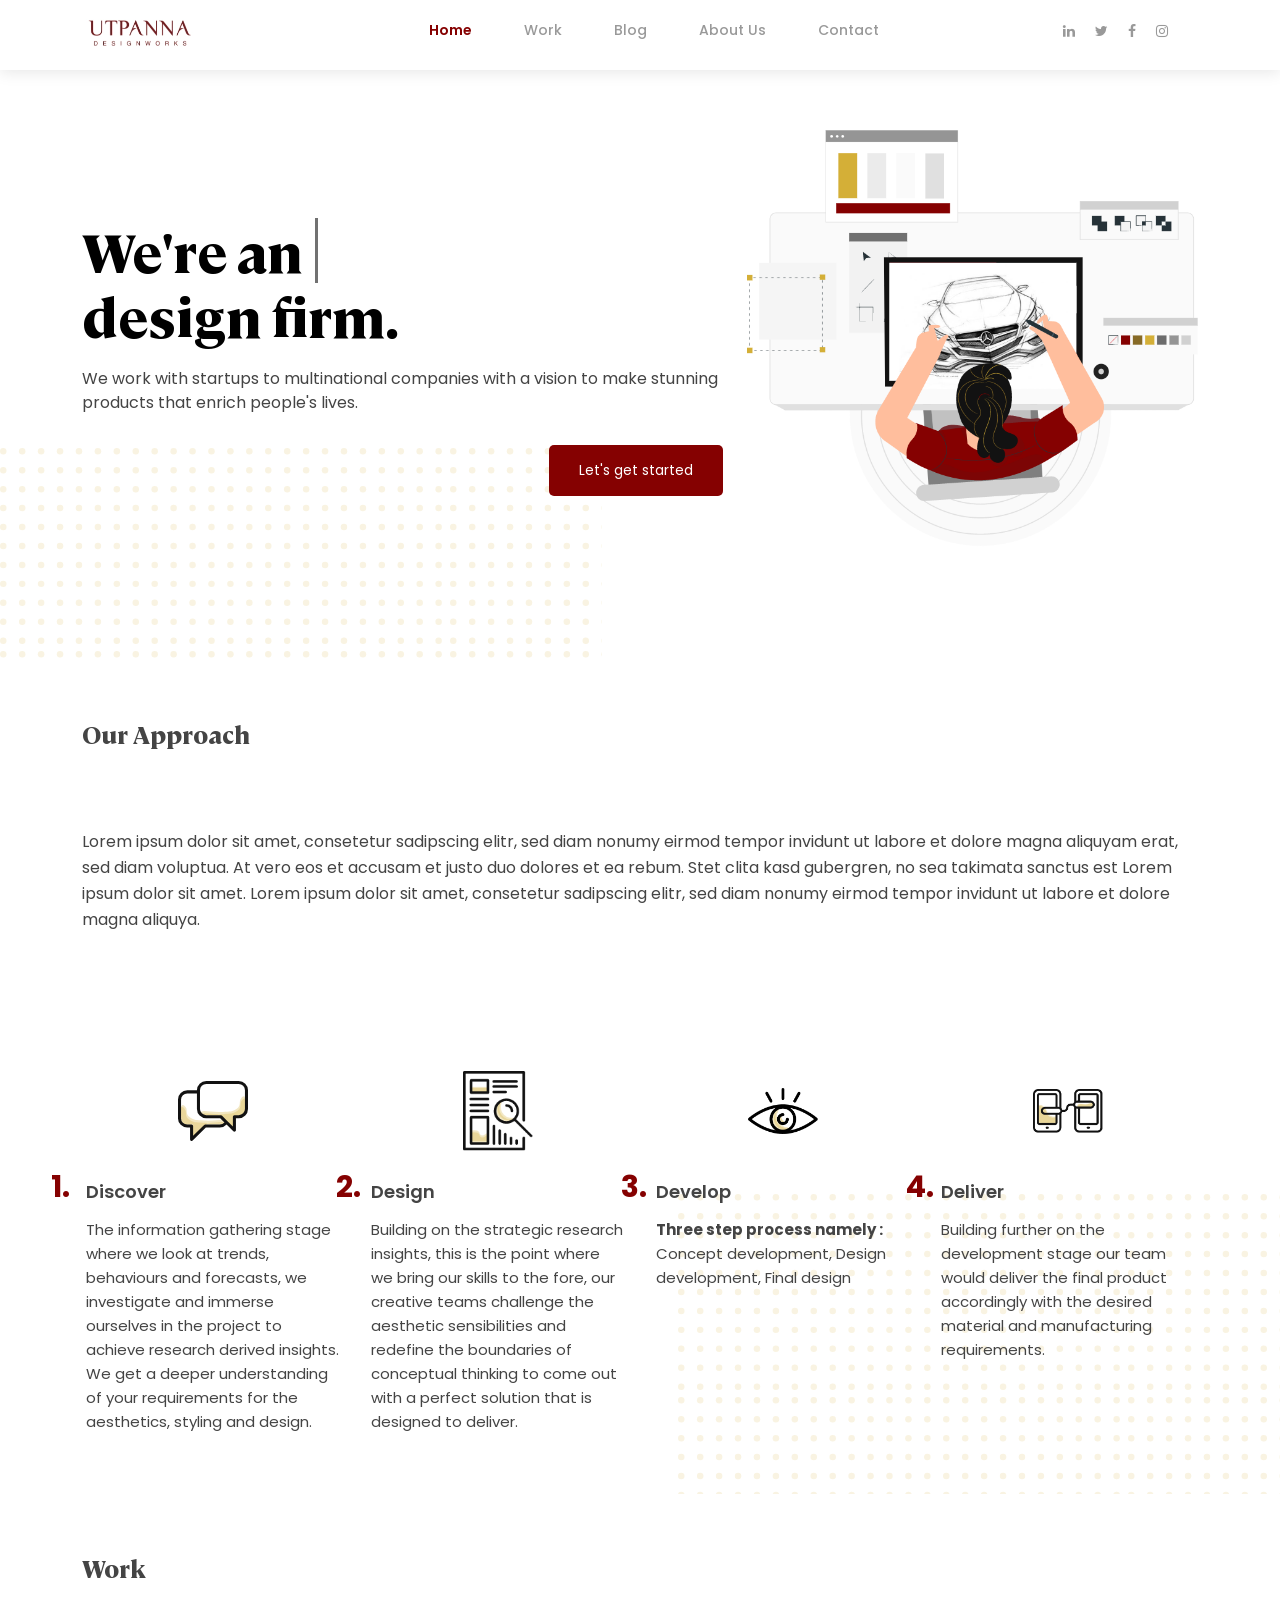
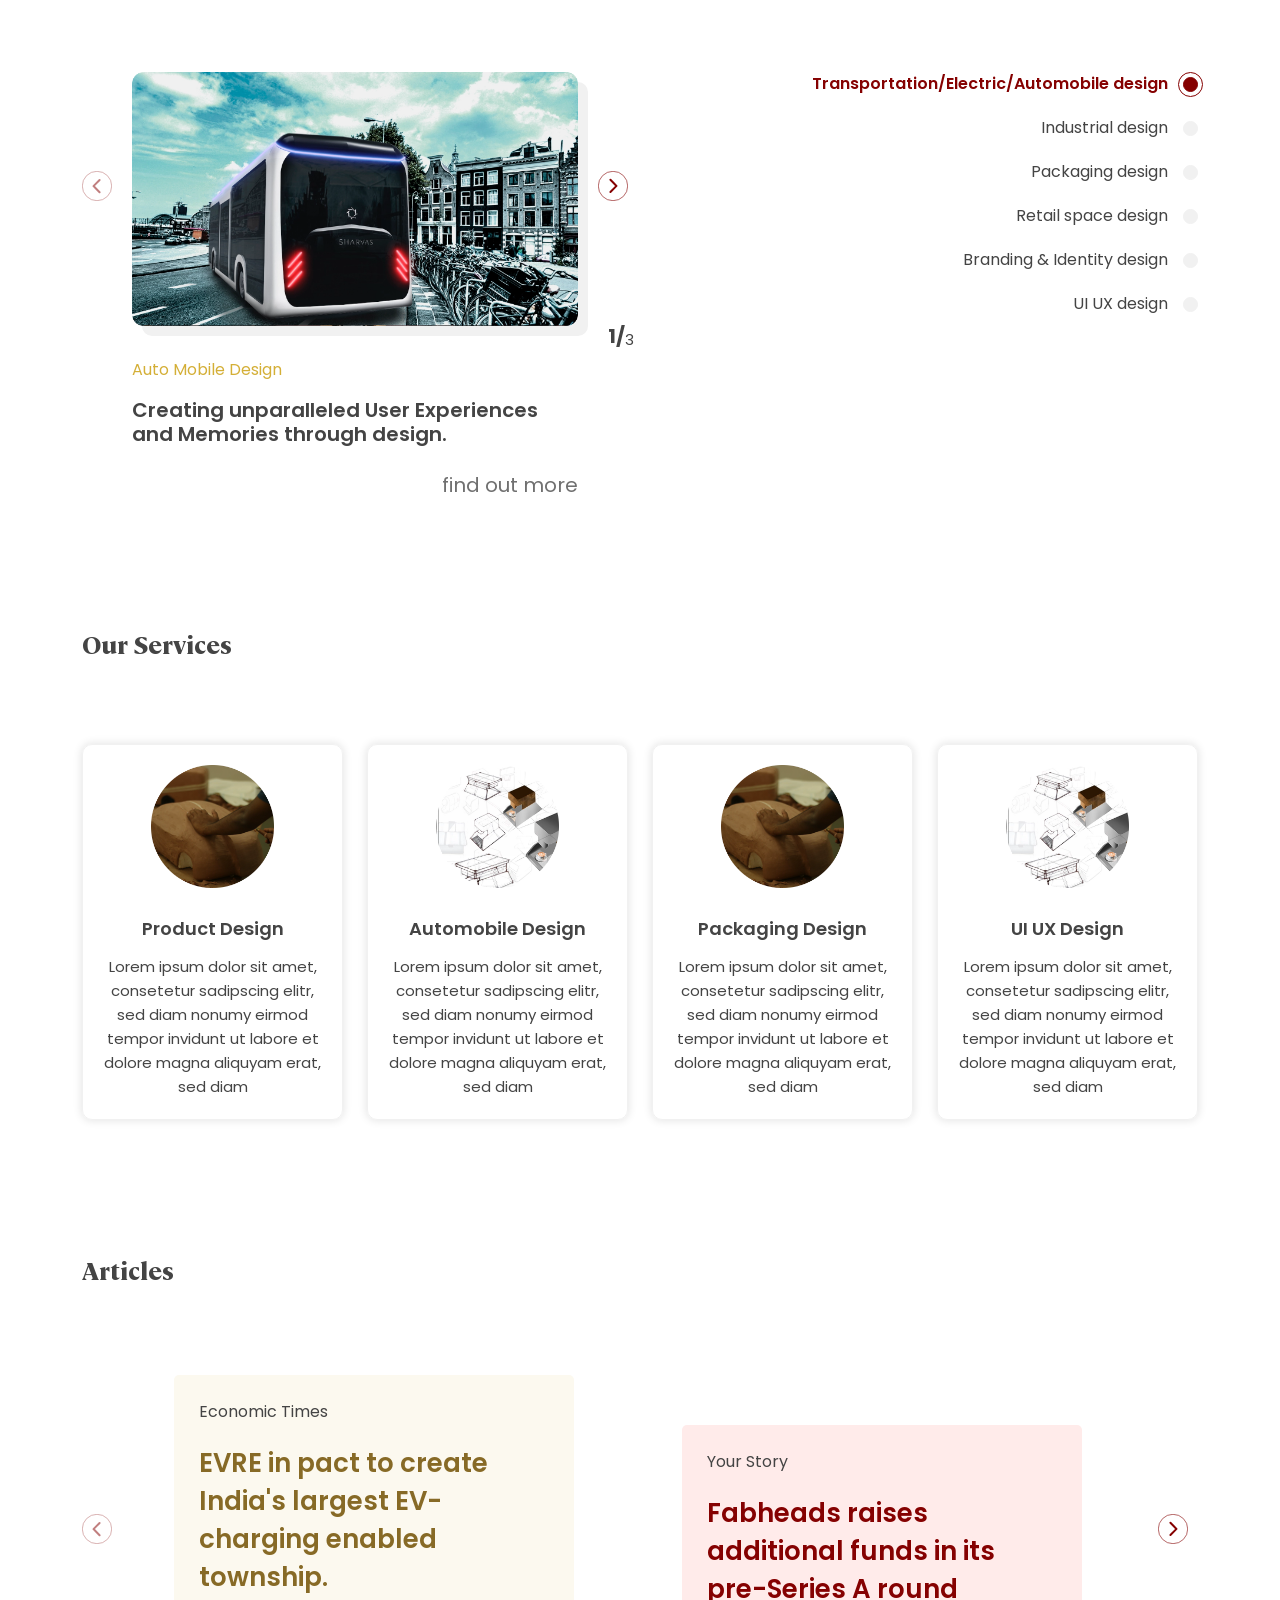
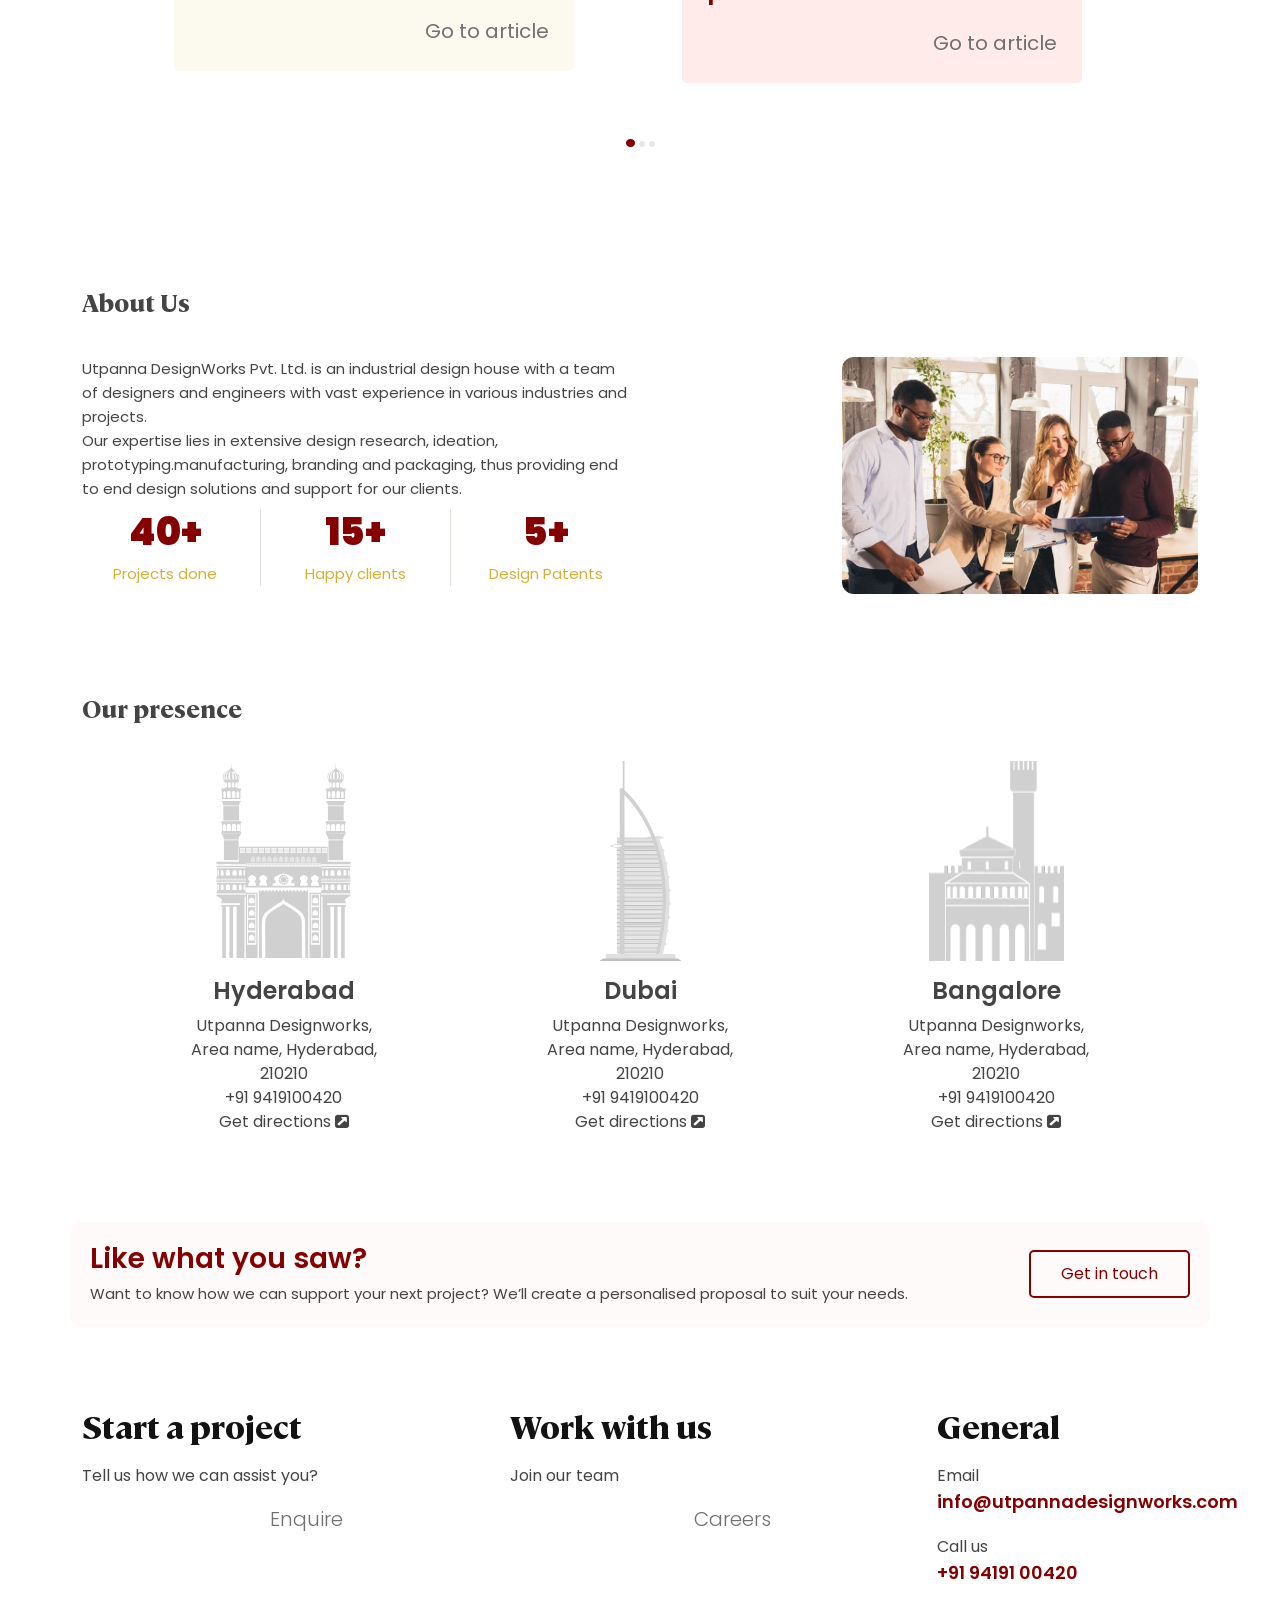
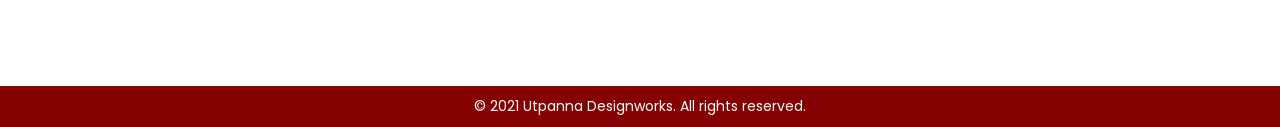
<file: index.html>
<!DOCTYPE html>
<html lang="en">

<head>
  <meta charset="utf-8">
  <meta content="width=device-width, initial-scale=1.0" name="viewport">

  <title>Utpanna Design Works</title>
  <meta content="" name="description">
  <meta content="" name="keywords">

  <!-- Favicons -->
  <link href="assets/img/favicon.jpg" rel="icon">

  <!-- Google Fonts -->
  <link rel="preconnect" href="https://fonts.googleapis.com">
  <link rel="preconnect" href="https://fonts.gstatic.com" crossorigin>
  <link href="https://fonts.googleapis.com/css2?family=Poppins:wght@400;600;700;800&display=swap" rel="stylesheet">

  <!-- Vendor CSS Files -->
  <!-- <link href="assets/css/aos.css" rel="stylesheet"> -->
  <link href="assets/css/bootstrap.min.css" rel="stylesheet">
  <link href="assets/css/bootstrap-icons.css" rel="stylesheet">
  <link href="assets/css/font-awesome-4.7.0/css/font-awesome.min.css" rel="stylesheet">
  <!-- <link href="assets/css/glightbox.min.css" rel="stylesheet"> -->
  <!-- <link href="assets/css/swiper-bundle.min.css" rel="stylesheet"> -->

  <!-- Template Main CSS File -->
  <link href="assets/css/style.css" rel="stylesheet">

</head>

<body>

  <!-- ======= Header ======= -->
  <header id="header">
    <div class="container">
      <div class="row d-flex align-items-center">
        <div class="col-2">
          <a href="index.html" class="logo"><img src="assets/img/logo.png" alt=""></a>
        </div>
        <div class="col-8 text-center">
          <nav id="navbar" class="navbar">
            <ul>
              <li><i class=" close fa fa-times "></i></li>
              <li style="pointer-events: none"><a class="nav-link scrollto hover-underline-animation active" href="/">Home</a></li>
              <li><a class="nav-link scrollto hover-underline-animation" href="/our-work.html">Work</a></li>
              <li><a class="nav-link scrollto hover-underline-animation" href="/#articles">Blog</a></li>
              <li><a class="nav-link scrollto hover-underline-animation" href="/#about">About Us</a></li>
              <li><a class="nav-link scrollto hover-underline-animation" href="/contact.html">Contact</a></li>
              <li>
                <div class="mobile-social">
                  <p><a href="#"><i class="fa fa-linkedin social" aria-hidden="true"></i></a></p>
                  <p><a href="#"><i class="fa fa-twitter social" aria-hidden="true"></i></a></p>
                  <p><a href="#"><i class="fa fa-facebook social" aria-hidden="true"></i></a></p>
                  <p><a href="#"><i class="fa fa-instagram social" aria-hidden="true"></i></a></p>          
                </div>
              </li>
            </ul>
           
          </nav><!-- .navbar -->
        </div>
        <div class="col-2">
          <div class="hd-soc">
            <p><a href="#"><i class="fa fa-linkedin social" aria-hidden="true"></i></a></p>
            <p><a href="#"><i class="fa fa-twitter social" aria-hidden="true"></i></a></p>
            <p><a href="#"><i class="fa fa-facebook social" aria-hidden="true"></i></a></p>
            <p><a href="#"><i class="fa fa-instagram social" aria-hidden="true"></i></a></p>          
          </div>
          <div class="mobile-nav-toggle"><i class="bi bi-list "></i></div>
          
        </div>
      </div>
    </div>
  </header><!-- End Header -->
  

  
  <section class="banner-sec">
    <div class="container">
      <div class="row d-flex align-items-center">
        
        <div class="col-md-7 mb-3">
          <h2>We're an <span class="typed-text"></span><span class="cursor">&nbsp;</span><br>design firm.</h2>
          <h2></h2>
          <p>We work with startups to multinational companies with a vision to make stunning products that enrich people's lives.</p>

          <div class="bnr-btn primary">
            <a href="#" class="btn-arrow">Let's get started</a>
          </div>
        </div>
        <div class="col-md-5 ">
          <img src="assets/img/banner.png">
        </div>

      </div>
    </div>
  </section>


  <div class="approach-sec">
    <div class="container">      
        <div class="row">
          <div class="col-md-12">
            <div class="sec-title">
              <h2>Our Approach</h2>
              <p>Lorem ipsum dolor sit amet, consetetur sadipscing elitr, sed diam nonumy eirmod tempor invidunt ut labore et dolore magna aliquyam erat, sed diam voluptua. At vero eos et accusam et justo duo dolores et ea rebum. Stet clita kasd gubergren, no sea takimata sanctus est Lorem ipsum dolor sit amet. Lorem ipsum dolor sit amet, consetetur sadipscing elitr, sed diam nonumy eirmod tempor invidunt ut labore et dolore magna aliquya.</p>
            </div>
          </div>
        </div>

        <div class="row">
          <div class="col-lg-3 col-md-6 px-5 px-md-3 px-lg-3 mt-5">
            <div class="app-cnt">
              <div class="app-img">
                <img src="assets/img/dis.svg">
              </div>
              <div class="app-desc">
                <h3>Discover</h3>
                <p>The information gathering stage where we look at trends, behaviours and forecasts, we investigate and immerse ourselves in the project to achieve research derived insights. We get a deeper understanding of your requirements for the aesthetics, styling and design.</p>
                <span>1.</span>
              </div>
            </div>
          </div>

          <div class="col-lg-3 col-md-6 px-5 px-md-3 px-lg-3 mt-5">
            <div class="app-cnt">
              <div class="app-img">
                <img src="assets/img/design.png">
              </div>
              <div class="app-desc">
                <h3>Design</h3>
                <p>Building on the strategic research insights, this is the point where we bring our skills to the fore, our creative teams challenge the aesthetic sensibilities and redefine the boundaries of conceptual thinking to come out with a perfect solution that is designed to deliver.</p>
                <span>2.</span>
              </div>
            </div>
          </div>

          <div class="col-lg-3 col-md-6 px-5 px-md-3 px-lg-3 mt-5">
            <div class="app-cnt">
              <div class="app-img">
                <img src="assets/img/eye.png">
              </div>
              <div class="app-desc">
                <h3>Develop</h3>
                <p><b>Three step process namely :</b> Concept development, Design development, Final design</p>
                <span>3.</span>
              </div>
            </div>
          </div>

          <div class="col-lg-3 col-md-6 px-5 px-md-3 px-lg-3 mt-5">
            <div class="app-cnt">
              <div class="app-img">
                <img src="assets/img/deliver.png">
              </div>
              <div class="app-desc">
                <h3>Deliver</h3>
                <p>Building further on the development stage our team would deliver the final product accordingly with the desired material and manufacturing requirements.</p>
                <span>4.</span>
              </div>
            </div>
          </div>
        </div>
    </div>
  </div>


  <div id="Work" class="article-sec">
    <div class="container">      
        <div class="row">
          <div class="col-md-12">
            <div class="sec-title">
              <h2>Work</h2>
            </div>
          </div>
        </div>
        <div class="row">
          <div class="slider col-md-6">
            <span class="arrow slide2-left" style="opacity: .5;" onclick="slidLeft2(this)"><img width="30px" src="./assets/img/Group 21.svg" alt="" style="margin-right: 10px;transform: rotate(180deg);"></span>
            <div class="slides slides2 active-slide2">
              <div class="slide">
                <div class="col-md-12">
                  <img src="./assets/img/work1.png" alt="" style="width: -webkit-fill-available;">
                </div>
                <div class="work-sec">
                  <p>
                    Auto Mobile Design
                  </p>
                  <h5>Creating unparalleled User Experiences and Memories through design.</h5>
                  <div class="art-btn mt-3">
                    <a href="#" class="hover-underline-animation">find out more</a>
                  </div>
                </div>
              </div>
              <div class="slide">
                <div class="col-md-12">
                  <img src="./assets/img/design2.png" alt="" style="width: -webkit-fill-available;">
                </div>
                <div class="work-sec">
                  <p>
                    Auto Mobile Design
                  </p>
                  <h5>Creating unparalleled User Experiences and Memories through design.</h5>
                  <div class="art-btn mt-3">
                    <a href="#" class="hover-underline-animation">find out more</a>
                  </div>
                </div>
              </div>
              <div class="slide">
                <div class="col-md-12">
                  <img src="./assets/img/design3.png" alt="" style="width: -webkit-fill-available;">
                </div>
                <div class="work-sec">
                  <p>
                    Auto Mobile Design
                  </p>
                  <h5>Creating unparalleled User Experiences and Memories through design.</h5>
                  <div class="art-btn mt-3">
                    <a href="#" class="hover-underline-animation">find out more</a>
                  </div>
                </div>
              </div>
            </div>
            <div class="slides slides2 hide">
              <div class="slide">
                <div class="col-md-12">
                  <a href="/work-post2.html">
                    <img src="./assets/img/work2.png" alt="" style="width: -webkit-fill-available;">
                  </a>
                </div>
                <div class="work-sec">
                  <p>
                    Auto Mobile Design
                  </p>
                  <h5>Creating unparalleled User Experiences and Memories through design.</h5>
                  <div class="art-btn mt-3">
                    <a href="/work-post2.html" class="hover-underline-animation">find out more</a>
                  </div>
                </div>
              </div>
              <div class="slide">
                <div class="col-md-12">
                  <a href="/work-post.html">
                    <img src="./assets/img/auto1.png" alt="" style="width: -webkit-fill-available;">
                  </a>
                </div>
                <div class="work-sec">
                  <p>
                    Auto Mobile Design
                  </p>
                  <h5>Creating unparalleled User Experiences and Memories through design.</h5>
                  <div class="art-btn mt-3">
                    <a href="/work-post.html" class="hover-underline-animation">find out more</a>
                  </div>
                </div>
              </div>
            </div>
            <div class="slides slides2 hide">
              <div class="slide">
                <div class="col-md-12">
                  <img src="./assets/img/work4.png" alt="" style="width: -webkit-fill-available;">
                </div>
                <div class="work-sec">
                  <p>
                    Auto Mobile Design
                  </p>
                  <h5>Creating unparalleled User Experiences and Memories through design.</h5>
                  <div class="art-btn mt-3">
                    <a href="#" class="hover-underline-animation">find out more</a>
                  </div>
                </div>
              </div>
            </div>
            <div class="slides slides2 hide">
              <div class="slide">
                <div class="col-md-12">
                  <img src="./assets/img/work5.png" alt="" style="width: -webkit-fill-available;">
                </div>
                <div class="work-sec">
                  <p>
                    Auto Mobile Design
                  </p>
                  <h5>Creating unparalleled User Experiences and Memories through design.</h5>
                  <div class="art-btn mt-3">
                    <a href="#" class="hover-underline-animation">find out more</a>
                  </div>
                </div>
              </div>
            </div>
            <div class="slides slides2 hide">
              <div class="slide">
                <div class="col-md-12">
                  <img src="./assets/img/work6.png" alt="" style="width: -webkit-fill-available;">
                </div>
                <div class="work-sec">
                  <p>
                    Auto Mobile Design
                  </p>
                  <h5>Creating unparalleled User Experiences and Memories through design.</h5>
                  <div class="art-btn mt-3">
                    <a href="#" class="hover-underline-animation">find out more</a>
                  </div>
                </div>
              </div>
            </div>
            <div class="slides slides2 hide">
              <div class="slide">
                <div class="col-md-12">
                  <img src="./assets/img/work7.png" alt="" style="width: -webkit-fill-available;">
                </div>
                <div class="work-sec">
                  <p>
                    Auto Mobile Design
                  </p>
                  <h5>Creating unparalleled User Experiences and Memories through design.</h5>
                  <div class="art-btn mt-3">
                    <a href="#" class="hover-underline-animation">find out more</a>
                  </div>
                </div>
              </div>
            </div>
            <span class="arrow slide2-right" onclick="slidRight2(this)" style="z-index: 1000;">
              <img width="30px" style="margin-left: 10px;" src="./assets/img/Group 21.svg" alt="">
            </span>
            <p class="work-indicator"><b></span><span class="current-slide indicator">1</span>/</b></span><sub><span class="total-slides indicator">3</span></sub></p>
          </div>
          <ul class="work-links col-md-6">
            <li id="slider1" class="link active">
              Transportation/Electric/Automobile design
            </li>
            <li id="slider2" class="link ">
              Industrial design
            </li>
            <ul>
              <li id="medical" class="industrySubLink hide">Medical Device</li>
              <li id="product" class="industrySubLink hide">Product Decign</li>
            </ul>
            <li id="slider3" class="link">
              Packaging design
            </li>
            <li id="slider4" class="link ">
              Retail space design
            </li>
            <li id="slider5" class="link ">
              Branding &amp; Identity design
            </li>
            <li id="slider6" class="link ">
              UI UX design
            </li>
          </ul>
        </div>
    </div>
  </div>


    <div class="service-sec">
    <div class="container">      
        <div class="row">
          <div class="col-md-12">
            <div class="sec-title">
              <h2>Our Services</h2>
            </div>
          </div>
        </div>

        <div class="row" style="margin-top:-10px ;">
          <div class="col-lg-3 col-md-6 my-3">
            <div class="serv-cnt">
              <div class="serv-img px-5">
                <img src="assets/img/serv1.png">
              </div>
              <div class="serv-desc">
                <h3>Product Design</h3>
                <p>Lorem ipsum dolor sit amet, consetetur sadipscing elitr, sed diam nonumy eirmod tempor invidunt ut labore et dolore magna aliquyam erat, sed diam</p>
              </div>
              
            </div>
          </div>

          <div class="col-lg-3 col-md-6 my-3">
            <div class="serv-cnt">
              <div class="serv-img px-5">
                <img  src="assets/img/serv2.png">
              </div>
              <div class="serv-desc">
                <h3>Automobile Design</h3>
                <p>Lorem ipsum dolor sit amet, consetetur sadipscing elitr, sed diam nonumy eirmod tempor invidunt ut labore et dolore magna aliquyam erat, sed diam</p>
              </div>
              
            </div>
          </div>

          <div class="col-lg-3 col-md-6 my-3">
            <div class="serv-cnt">
              <div class="serv-img px-5">
                <img src="assets/img/serv1.png">
              </div>
              <div class="serv-desc">
                <h3>Packaging Design</h3>
                <p>Lorem ipsum dolor sit amet, consetetur sadipscing elitr, sed diam nonumy eirmod tempor invidunt ut labore et dolore magna aliquyam erat, sed diam</p>
              </div>
              
            </div>
          </div>

          <div class="col-lg-3 col-md-6 my-3">
            <div class="serv-cnt">
              <div class="serv-img px-5">
                <img src="assets/img/serv2.png">
              </div>
              <div class="serv-desc">
                <h3>UI UX Design</h3>
                <p>Lorem ipsum dolor sit amet, consetetur sadipscing elitr, sed diam nonumy eirmod tempor invidunt ut labore et dolore magna aliquyam erat, sed diam</p>
              </div>
              
            </div>
          </div>
        </div>
    </div>
  </div>


  <div id="articles" class="article-sec">
    <div class="container">      
        <div class="row">
          <div class="col-md-12">
            <div class="sec-title">
              <h2>Articles</h2>
            </div>
          </div>
        </div>
        <div class="row">
          <div class="slider">
            <span class="arrow slide-left" style="opacity: .5;" onclick="slidLeft(this)"><img width="30px" src="./assets/img/Group 21.svg" alt="" style="margin-right: 10px;transform: rotate(180deg);"></span>
            <div class="slides articles-slides">
              <div class="slide row" id="slide-1">
                <div class="col-md-5 ">
                  <div class="art-cnt color2">
                    <span>Economic Times</span>
                    <h3>EVRE in pact to create India's largest EV-charging enabled township.</h3>
                    <div class="art-btn">
                      <a class="hover-underline-animation-yellow" href="https://economictimes.indiatimes.com/industry/renewables/hiranandanis-thane-project-to-have-facility-for-ev-charging/articleshow/84533905.cms?from=mdr" target="_blank">Go to article</a>
                    </div>
                  </div>
                </div>
                <div class="col-md-5  hide-mobile">
                  <div class="art-cnt">
                    <span>Your Story</span>
                    <h3>Fabheads raises additional funds in its pre-Series A round</h3>
                    <div class="art-btn">
                      <a class="hover-underline-animation" href="https://yourstory.com/2021/08/funding-alert-fabheads-additional-funds-pre-series-a-round/amp " target="_blank">Go to article</a>
                    </div>
                  </div>
                </div>
              </div>
              <div class="slide row" id="slide-2">
                <div class="col-md-5  hide-mobile">
                  <div class="art-cnt color2">
                    <span>Economic Times</span>
                    <h3>EVRE in pact to create India's largest EV-charging enabled township.</h3>
                    <div class="art-btn">
                      <a class="hover-underline-animation-yellow" href="https://economictimes.indiatimes.com/industry/renewables/hiranandanis-thane-project-to-have-facility-for-ev-charging/articleshow/84533905.cms?from=mdr" target="_blank">Go to article</a>
                    </div>
                  </div>
                </div>
                <div class="col-md-5 ">
                  <div class="art-cnt">
                    <span>Your Story</span>
                    <h3>Fabheads raises additional funds in its pre-Series A round</h3>
                    <div class="art-btn">
                      <a class="hover-underline-animation" href="https://yourstory.com/2021/08/funding-alert-fabheads-additional-funds-pre-series-a-round/amp " target="_blank">Go to article</a>
                    </div>
                  </div>
                </div>
              </div>
              <div class="slide row" id="slide-2">
                <div class="col-md-5 ">
                  <div class="art-cnt color2">
                    <span>Economic Times</span>
                    <h3>EVRE in pact to create India's largest EV-charging enabled township.</h3>
                    <div class="art-btn">
                      <a class="hover-underline-animation-yellow" href="https://economictimes.indiatimes.com/industry/renewables/hiranandanis-thane-project-to-have-facility-for-ev-charging/articleshow/84533905.cms?from=mdr" target="_blank">Go to article</a>
                    </div>
                  </div>
                </div>
                <div class="col-md-5  hide-mobile">
                  <div class="art-cnt">
                    <span>Your Story</span>
                    <h3>Fabheads raises additional funds in its pre-Series A round</h3>
                    <div class="art-btn">
                      <a class="hover-underline-animation" href="https://yourstory.com/2021/08/funding-alert-fabheads-additional-funds-pre-series-a-round/amp " target="_blank">Go to article</a>
                    </div>
                  </div>
                </div>
              </div>
            </div>
            <span class="arrow slide-left" onclick="slidRight(this)"><img width="30px" src="./assets/img/Group 21.svg" alt="" style="margin-right: 10px;"></span>
          </div>
          <div class="article-slider-indicator">
            <span class="active" >.</span>
            <span>.</span>
            <span>.</span>
          </div>
        </div>
    </div>
  </div>

  

  <div id="about" class="about-sec">
    <div class="container">      
        <div class="row">
          <div class="col-md-12">
            <div class="sec-title">
              <h2>About Us</h2>
            </div>
          </div>
        </div>

        <div class="row d-flex align-items-center">
          <div class="col-md-6">
            <div class="abt-cnt">
              <p>Utpanna DesignWorks Pvt. Ltd. is an industrial design house with a team of designers and engineers with vast experience in various industries and projects.</p>
              <p>Our expertise lies in extensive design research, ideation, prototyping.manufacturing, branding and packaging, thus providing end to end design solutions and support for our clients.</p>
            </div>
            <div class="abt-count">
              <div class="row py-2">
                <div class="col-4 count-box">
                  <h4>40+</h4>
                  <p>Projects done</p>
                </div>
                <div class="col-4 count-box">
                  <h4>15+</h4>
                  <p>Happy clients</p>
                </div>
                <div class="col-4 count-box">
                  <h4>5+</h4>
                  <p>Design Patents</p>
                </div>
              </div>
            </div>
          </div>
          <div class="col-md-4 offset-md-2">
            <img src="assets/img/abt.png">
          </div>            
        </div>
    </div>
  </div>

    <div class="presence-sec">
    <div class="container">      
        <div class="row">
          <div class="col-md-12">
            <div class="sec-title">
              <h2>Our presence</h2>
            </div>
          </div>
        </div>

        <div class="row text-center">
          <div class="col-md-10 m-auto">
            <div class="row" style="justify-content: space-between;">
              <div class="col-md-3 my-2 app-cnt">
                <img height="200px" width="135px" src="assets/img/Layer 2-1.svg">
                <div class="pre-desc">
                  <h4 class="mt-3">Hyderabad</h4>
                  <p>Utpanna Designworks, Area name, Hyderabad, 210210 <br>+91 9419100420</p>
                  <a class="get-direction" href="#">Get directions <i class="fa fa-external-link-square"></i></a>
                </div>
              </div>

              <div class="col-md-3 my-2 app-cnt">
                <img height="200px" width="135px" src="assets/img/Layer 2-2.svg">
                <div class="pre-desc">
                  <h4 class="mt-3">Dubai</h4>
                  <p>Utpanna Designworks, Area name, Hyderabad, 210210 <br>+91 9419100420</p>
                  <a class="get-direction" href="#">Get directions <i class="fa fa-external-link-square"></i></a>
                </div>
              </div>

              <div class="col-md-3 my-2 app-cnt">
                <img height="200px" width="135px" src="assets/img/bang.png">
                <div class="pre-desc">
                  <h4 class="mt-3">Bangalore</h4>
                  <p>Utpanna Designworks, Area name, Hyderabad, 210210 <br>+91 9419100420</p>
                  <a class="get-direction" href="#">Get directions <i class="fa fa-external-link-square"></i></a>
                </div>
              </div>
            </div>
          </div>
        </div>
    </div>
  </div>
  
  <div id="contact" class="">
    <div class="container wht-sec">
      <div class="row d-flex align-items-center">
        <div class="col-lg-10">
          <h2>Like what you saw?</h2>
          <p>Want to know how we can support your next project? We’ll create a personalised proposal to suit your needs.</p>
        </div>
        <div class="col-lg-2">
          <div class="bnr-btn2">
            <a href="/contact.html" class="btn-arrow">Get in touch</a>
          </div>
        </div>
        </div>
    </div>
  </div>

  <!-- ======= Footer ======= -->
  <footer id="footer" class="footer-sec">
    <div class="container" >
      <div class="row" style="justify-content: space-between;">
              <div class="col-lg-3 col-md-6" >
                <h2 class="footer-header">Start a project</h2>
                <p>Tell us how we can assist you?</p>
                <div class="art-btn mt-3">
                  <a href="#" class="hover-underline-animation">Enquire</a>
                </div>
              </div>

              <div class="col-lg-3 col-md-6">
                <h2>Work with us</h2>
                <p>Join our team</p>
                <div class="art-btn mt-3">
                  <a href="#" class="hover-underline-animation">Careers</a>
                </div>
              </div>

              <div class="col-lg-3 col-md-6">
                <h2>General</h2>
                <div class="ftr-cnt">
                  <p>Email</p>
                  <a href="mailto:info@utpannadesignworks.com">info@utpannadesignworks.com</a>
                  <p>Call us</p>
                  <a href="tel:+91 94191 00420">+91 94191 00420</a>
                </div>
              </div>
      </div>
    </div>
  </footer><!-- End Footer -->

  <div class="cpy-sec text-center">
      <div class="container">
        <p>© 2021 Utpanna Designworks. All rights reserved.</p>
      </div>
    </div>

  <div id="preloader"></div>
  <a href="#" class="back-to-top d-flex align-items-center justify-content-center"><i class="bi bi-arrow-up-short"></i></a>

  <!-- Vendor JS Files -->
  <!-- <script defer src="assets/js/purecounter.js"></script>
  <script defer src="assets/js/aos.js"></script>
  <script defer src="assets/js/bootstrap.bundle.min.js"></script>
  <script defer src="assets/js/glightbox.min.js"></script>
  <script defer src="assets/js/isotope.pkgd.min.js"></script>
  <script defer src="assets/js/swiper-bundle.min.js"></script>
  <script defer src="assets/js/noframework.waypoints.js"></script>
  <script defer src="assets/js/validate.js"></script> -->
  <script defer src="https://code.jquery.com/jquery-3.6.0.min.js" integrity="sha256-/xUj+3OJU5yExlq6GSYGSHk7tPXikynS7ogEvDej/m4=" crossorigin="anonymous"></script>
  <!-- Template Main JS File -->
  <script src="assets/js/main.js"></script>

  <script>
    window.onload = function(){updateWorkArrows()};

    document.querySelector('.articles-slides').addEventListener('scroll',checkArticleIsInView)
  document.querySelector('.active-slide2').addEventListener('scroll',checkworkSlideIsInView)
  allSlides = document.querySelectorAll('.slider > .slides2');    

    const typedTextSpan = document.querySelector(".typed-text");
    const cursorSpan = document.querySelector(".cursor");

    const textArray = ["Industrial","Automobile","Packaging","UX/UI"];
    const typingDelay = 200;
    const erasingDelay = 100;
    const newTextDelay = 2000; // Delay between current and next text
    let textArrayIndex = 0;
    let charIndex = 0;

    function type() {
      if (charIndex < textArray[textArrayIndex].length) {
        if(!cursorSpan.classList.contains("typing")) cursorSpan.classList.add("typing");
        typedTextSpan.textContent += textArray[textArrayIndex].charAt(charIndex);
        charIndex++;
        setTimeout(type, typingDelay);
      } 
      else {
        cursorSpan.classList.remove("typing");
        setTimeout(erase, newTextDelay);
      }
    }

    function erase() {
      if (charIndex > 0) {
        if(!cursorSpan.classList.contains("typing")) cursorSpan.classList.add("typing");
        typedTextSpan.textContent = textArray[textArrayIndex].substring(0, charIndex-1);
        charIndex--;
        setTimeout(erase, erasingDelay);
      } 
      else {
        cursorSpan.classList.remove("typing");
        textArrayIndex++;
        if(textArrayIndex>=textArray.length) textArrayIndex=0;
        setTimeout(type, typingDelay + 1100);
      }
    }

    document.addEventListener("DOMContentLoaded", function() { // On DOM Load initiate the effect
      if(textArray.length) setTimeout(type, newTextDelay + 250);
    });
</script>
</body>

</html>
</file>
<file: assets/css/style.css>
/**
* Template Name: BizLand - v3.7.0
* Template URL: https://bootstrapmade.com/bizland-bootstrap-business-template/
* Author: BootstrapMade.com
* License: https://bootstrapmade.com/license/
*/

/*--------------------------------------------------------------
# General
--------------------------------------------------------------*/

@font-face {
    font-family: 'Cambon';
    src: url('fonts/Cambon-ExtraBold.eot');
    src: url('fonts/Cambon-ExtraBold.eot?#iefix') format('embedded-opentype'),
        url('fonts/Cambon-ExtraBold.woff2') format('woff2'),
        url('fonts/Cambon-ExtraBold.woff') format('woff'),
        url('fonts/Cambon-ExtraBold.ttf') format('truetype'),
        url('fonts/Cambon-ExtraBold.svg#Cambon-ExtraBold') format('svg');
    font-weight: bold;
    font-style: normal;
    font-display: swap;
}


body {
  font-family: 'Poppins', sans-serif;
  color: #444444;
}

a {
  color: #850101;
  text-decoration: none;
}

a:hover {
  color: #3b8af2;
  text-decoration: none;
}

h1, h2, h3, h4, h5, h6 {
  font-family: "Poppins", sans-serif;
  font-weight: 600;
}

/*--------------------------------------------------------------
# Preloader
--------------------------------------------------------------*/
#preloader {
  position: fixed;
  top: 0;
  left: 0;
  right: 0;
  bottom: 0;
  z-index: 9999;
  overflow: hidden;
  background: #fff;
}

#preloader:before {
  content: "";
  position: fixed;
  top: calc(50% - 30px);
  left: calc(50% - 30px);
  border: 6px solid #850101;
  border-top-color: #e2eefd;
  border-radius: 50%;
  width: 60px;
  height: 60px;
  -webkit-animation: animate-preloader 1s linear infinite;
  animation: animate-preloader 1s linear infinite;
}

@-webkit-keyframes animate-preloader {
  0% {
    transform: rotate(0deg);
  }
  100% {
    transform: rotate(360deg);
  }
}

@keyframes animate-preloader {
  0% {
    transform: rotate(0deg);
  }
  100% {
    transform: rotate(360deg);
  }
}
/*--------------------------------------------------------------
# Back to top button
--------------------------------------------------------------*/
.back-to-top {
  position: fixed;
  visibility: hidden;
  opacity: 0;
  right: 15px;
  bottom: 50px;
  z-index: 996;
  background: #850101;
  width: 40px;
  height: 40px;
  border-radius: 4px;
  transition: all 0.4s;
}
.back-to-top i {
  font-size: 28px;
  color: #fff;
  line-height: 0;
}
.back-to-top:hover {
  background: #3284f1;
  color: #fff;
}
.back-to-top.active {
  visibility: visible;
  opacity: 1;
}

/*--------------------------------------------------------------
# Disable aos animation delay on mobile devices
--------------------------------------------------------------*/
@media screen and (max-width: 768px) {
  .bnr-btn{
    float: right;
  }
  .hide-mobile{
    display: none;
  }
  .navbar > ul > li .close{
    display: block !important;
  }
  .mobile-social{
    display: flex;
  }
  .hd-soc{
    display: none;
  }
  .navbar > ul > li{
    display: block;
  }
  [data-aos-delay] {
    transition-delay: 0 !important;
  }
}

/*--------------------------------------------------------------
# Header
--------------------------------------------------------------*/
#header {
  padding: 10px 0;
  background: #fff;
  transition: all 0.5s;
  z-index: 997;
  height: 86px;
  box-shadow: 0px 2px 15px rgba(0, 0, 0, 0.1);
}
#header.fixed-top {
  height: 70px;
}
#header .logo {
  font-size: 30px;
  margin: 0;
  padding: 0;
  line-height: 1;
  font-weight: 600;
  letter-spacing: 0.8px;
  font-family: "Poppins", sans-serif;
}
#header .logo a {
  color: #222222;
}
#header .logo a span {
  color: #850101;
}
#header .logo img {
  max-height: 80px;
}

.scrolled-offset {
  margin-top: 70px;
}

/*--------------------------------------------------------------
# Navigation Menu
--------------------------------------------------------------*/
/**
* Desktop Navigation 
*/
.navbar {
  padding: 0;
  display: inline-block;
  width: 100%;
}
.navbar ul {
  margin: 0;
  padding: 0;
  list-style: none;
  align-items: center;
}
.navbar li {
  position: relative;
}
.navbar > ul > li {
  padding: 10px 0 10px 28px ;
  display: inline-block;
}
.navbar a, .navbar a:focus, .social {
  display: flex;
  align-items: center;
  justify-content: space-between;
  /* padding: 0 10px; */
  padding: 0;
  margin: 0 10px;
  font-size: 14px;
  font-weight: 500;
  color: #999999;
  white-space: nowrap;
  transition: 0.3s;
  position: relative;
  /* color: #000; */
}
.navbar a i, .navbar a:focus i {
  font-size: 12px;
  line-height: 0;
  margin-left: 5px;
}
.navbar > ul > li > a:before {
  content: none;
  position: absolute;
  width: 100%;
  height: 2px;
  bottom: -6px;
  left: 0;
  background-color: #850101;
  visibility: hidden;
  width: 0px;
  transition: all 0.3s ease-in-out 0s;
}
.navbar a:hover:before, .navbar li:hover > a:before, .navbar .active:before {
  visibility: visible;
  width: 100%;
}
.navbar .active:focus{
  font-weight: 600;
}
.navbar li:hover > a{
  color: #999999;
  font-weight: 400;
}
.navbar a:hover, .navbar .active, .navbar .active:focus, .social:hover {
  color: #850101;
  font-weight: 600;
}
.navbar .dropdown ul {
  display: block;
  position: absolute;
  left: 28px;
  top: calc(100% + 30px);
  margin: 0;
  padding: 10px 0;
  z-index: 99;
  opacity: 0;
  visibility: hidden;
  background: #fff;
  box-shadow: 0px 0px 30px rgba(127, 137, 161, 0.25);
  transition: 0.3s;
}
.navbar .dropdown ul li {
  min-width: 200px;
}
.navbar .dropdown ul a {
  padding: 10px 20px;
  font-weight: 400;
}
.navbar .dropdown ul a i {
  font-size: 12px;
}
.navbar .dropdown ul a:hover, .navbar .dropdown ul .active:hover, .navbar .dropdown ul li:hover > a {
  color: #850101;
}
.navbar .dropdown:hover > ul {
  opacity: 1;
  top: 100%;
  visibility: visible;
}
.navbar .dropdown .dropdown ul {
  top: 0;
  left: calc(100% - 30px);
  visibility: hidden;
}
.navbar .dropdown .dropdown:hover > ul {
  opacity: 1;
  top: 0;
  left: 100%;
  visibility: visible;
}
@media (max-width: 1366px) {
  .work-indicator{
    margin-top:100px;
  }
  .close{
    display: none;
  }
  .mobile-social{
    display: flex;
  }
  .hd-soc{
    display: none;
  }
  .navbar .dropdown .dropdown ul {
    left: -90%;
  }
  .navbar .dropdown .dropdown:hover > ul {
    left: -100%;
  }
}

/**
* Mobile Navigation 
*/
.mobile-nav-toggle {
  color: #222222;
  font-size: 28px;
  cursor: pointer;
  display: none;
  line-height: 0;
  transition: 0.5s;
}
.mobile-nav-toggle.bi-x {
  color: #fff;
}

@media (max-width: 991px) {
  .bnr-btn{
    float: right;
  }
  .navbar a i{
    font-size: 15px;
  }
  .navbar > ul > li .close{
    display: block !important;
  }
  .mobile-social{
    display: flex !important;
  }
  .hd-soc{
    display: none !important;
  }
  .navbar > ul > li{
    display: block;
  }
  .art-cnt{
    min-height:370px
  }
  .mobile-nav-toggle {
    display: block;
  }

  .navbar ul {
    display: none;
  }

  .back-to-top{
    bottom: 70px;
  }
}
.navbar-mobile {
  position: fixed;
  overflow: hidden;
  top: 0;
  right: 0;
  left: 0;
  bottom: 0;
  background: rgba(9, 9, 9, 0.9);
  transition: 0.3s;
  z-index: 999;
}
.navbar-mobile .mobile-nav-toggle {
  position: absolute;
  top: 15px;
  right: 15px;
}
.navbar-mobile ul {
  border-radius: 10px 0 0 10px;
  display: block;
  position: absolute;
  top: 0;
  right: 0;
  bottom: 0;
  padding: 10px 0;
  background-color: #fff;
  overflow-y: auto;
  transition: 0.3s;
}
.navbar-mobile a, .navbar-mobile a:focus {
  padding: 10px 20px;
  font-size: 15px;
  color: #222222;
}
.navbar-mobile > ul > li {
  padding: 0;
}
.navbar-mobile a:hover:before, .navbar-mobile li:hover > a:before, .navbar-mobile .active:before {
  visibility: hidden;
}
.navbar-mobile a:hover, .navbar-mobile .active, .navbar-mobile li:hover > a {
  color: #850101;
}
.navbar-mobile .getstarted, .navbar-mobile .getstarted:focus {
  margin: 15px;
}
.navbar-mobile .dropdown ul {
  position: static;
  display: none;
  margin: 10px 20px;
  padding: 10px 0;
  z-index: 99;
  opacity: 1;
  visibility: visible;
  background: #fff;
  box-shadow: 0px 0px 30px rgba(127, 137, 161, 0.25);
}
.navbar-mobile .dropdown ul li {
  min-width: 200px;
}
.navbar-mobile .dropdown ul a {
  padding: 10px 20px;
}
.navbar-mobile .dropdown ul a i {
  font-size: 12px;
}
.navbar-mobile .dropdown ul a:hover, .navbar-mobile .dropdown ul .active:hover, .navbar-mobile .dropdown ul li:hover > a {
  color: #850101;
  font-weight: 600;
}
.navbar-mobile .dropdown > .dropdown-active {
  display: block;
}


.banner-sec{
  padding: 60px 0 60px;
  position: relative;
  z-index: 99;
}

.banner-sec img{
  display: block;
  width: 100%;
}
.banner-sec h2{
  font-size: 32px;
  font-family: 'Cambon';
  font-weight: bold;
  font-size: 54px;
  color: #000;
  margin-bottom: 20px;
}
.banner-sec p{
  font-size: 16px;
  margin-bottom: 30px;
  display: inline-block;
}
.bnr-btn{
  display: inline-block;
  text-align: right;
  float: right;
}
.bnr-btn a:hover{
  background: #a41414;
}

.bnr-btn a{
  background: #850101 0% 0% no-repeat padding-box;
  border-radius: 5px;
  opacity: 1;
  padding: 10px 20px;
  color: #fff;
  font-size: 14px;
  display: inline-block;
  border-style: none;
  float: right;

}

.bnr-btn.primary a{
  padding: 15px 30px;
}

.bnr-btn.primary>.btn-arrow:after{
  top:3px
}

.banner-sec:after {
    content: '';
    position: absolute;
    width: 47%;
    height: 36%;
    background-image: url(../img/dots.svg);
    bottom: 0;
    left: 0;
    background-size: 450px;
    z-index: -1;
}

.approach-sec{
  padding: 60px 0;
  position: relative;
}

.approach-sec:after {
    content: '';
    position: absolute;
    width: 47%;
    height: 36%;
    background-image: url(../img/dots.svg);
    bottom: 0;
    right: 0;
    background-size: 450px;
    z-index: -1;
}

.approach-sec .sec-title{
  margin-bottom: 60px;
}
.sec-title h2{
  font-family: 'Cambon';
  font-weight: bold;
  font-size: 24px;
  margin-bottom: 80px;
}
.sec-title p{
  font-size: 16px;
  line-height: 26px;
}


.app-img {
    display: flex;
    align-items: center;
    justify-content: center;
    min-height: 140px;
}

.app-img img {
    max-width: 70px;
}

.app-desc{
  position: relative;
}
.app-desc h3{
  font-size: 18px;
  margin-bottom: 15px;
}

.app-desc p{
  font-size: 15px;
  line-height: 24px;
  margin: 0;
}
.app-desc span {
    position: absolute;
    top: -16px;
    left: -35px;
    font-size: 30px;
    font-weight: bold;
    color: #850101;
}

.service-sec{
  padding: 60px 0;
}

.serv-cnt {
    padding: 20px;
    border: 1px solid #f1f1f1;
    border-radius: 10px;
    -webkit-box-shadow: 0px 0px 9px 1px rgba(0,0,0,0.1);
-moz-box-shadow: 0px 0px 9px 1px rgba(0,0,0,0.1);
box-shadow: 0px 0px 9px 1px rgba(0,0,0,0.1);
}

.serv-cnt img {
    display: block;
    width: 100%;
}

.serv-img {
    margin-bottom: 30px;
}

.serv-desc {
    text-align: center;
}

.serv-desc h3 {
    font-size: 18px;
    margin-bottom: 15px;
}
.serv-desc p{
  margin: 0;
  font-size: 15px;
  line-height: 24px;
}



.article-sec {
    padding: 60px 0;
}
.art-cnt {
  /* min-height: 250px; */
    display: flex;
    flex-direction: column;
    justify-content: space-between;
    padding: 25px;
    background-color: #ffebea;
    border-radius: 5px;
}
.art-cnt span{
  margin-bottom: 20px;
  display: inline-block;
}
.art-cnt h3{
  font-size: 26px;
  display: inline-block;
  width: 100%;
  margin-bottom: 20px;
  line-height: 38px;
}
.art-btn{
  display: inline-block;
  width: 100%;
  text-align: right;
}
.art-btn a{
  color: #707070;
  font-size: 20px;
}

/* .art-btn a:hover {
  text-decoration: underline 2px #850101;
} */

.article-sec .col-md-5:first-child .art-cnt h3{
  color: #876A26;
}

.article-sec .col-md-5:last-child .art-cnt h3{
  color: #850101;
}

.article-sec .col-md-5:last-child .art-cnt{
  margin-top: 50px;
}


.about-sec{
  padding: 60px 0;
}
.about-sec img{
  border-radius: 5px;
  display: block;
  width: 100%;
}
.about-sec .sec-title h2{
  margin-bottom: 40px;
}

.about-sec p{
  font-size: 15px;
  line-height: 24px;
}

.abt-count{
  text-align: center;
}

.abt-count h4{
  font-size: 38px;
  color: #850101;
  font-weight: 1000;
}

.count-box{
  border-left: 1px solid #dee2e6;
}
.abt-count .count-box:first-child{
  border-left: none;
}
.count-box p{
  margin-bottom: 0;
  color: #D4AF37;
}

.presence-sec{
  padding: 40px 0 80px;
}

.presence-sec .sec-title h2{
  margin-bottom: 30px;
}

.pre-cnt{
  padding-right: 60px;
  text-align: left;
}

.pre-cnt img{
  display: block;
  width: 100%;
  margin-bottom: 20px;
}
.pre-cnt h3{
  font-size: 22px;
}

.pre-cnt p{
  font-size: 16px;
}

.pre-cnt a{
  color: #959595;
  font-size: 16px;
}

.wht-sec{
  border-radius: 10px;
  padding: 20px 20px;
  background-color: #FFFAFA;
}

.wht-sec h2{
  font-size: 28px;
  color: #850101;
}

.wht-sec p{
  font-size: 15px;
  margin-bottom: 0;
}

.wht-btn{
  text-align: right;
}

.wht-btn a{
  padding: 10px 15px;
  background-color: #850101;
  color: #fff;
  border-radius: 5px;
}

.footer-sec{
  padding: 80px 0;
}

.footer-sec h2{
  font-size: 32px;
  margin-bottom: 20px;
  font-family: 'Cambon';
  color: #121212;
  font-weight: 600;
}

.ftr-btn{
  display: inline-block;
  width: 100%;
  text-align: right;
}

.ftr-btn a{
  color: #959595;
}

.ftr-cnt p{
  margin-bottom: 0px;
}

.ftr-cnt a{
  margin-bottom: 20px;
  display: inline-block;
}

.cpy-sec{
  background-color: #850101;
  padding: 10px 0;
}

.cpy-sec p{
  color: #fff;
  margin-bottom: 0;
  font-size: 14px;
}

/* typing effect */
h2 span.typed-text {
  font-weight: normal;
}
h2 span.cursor {
  display: inline-block;
  background-color: rgb(113, 113, 113);
  margin-left: 0.1rem;
  width: 3px;
  animation: blink 1s infinite;
}
h2 span.cursor.typing {
  animation: none;
}
@keyframes blink {
  0%  { background-color: rgb(113, 113, 113); }
  49% { background-color: rgb(113, 113, 113); }
  50% { background-color: transparent; }
  99% { background-color: transparent; }
  100%  { background-color: rgb(113, 113, 113); }
}


.hover-underline-animation {
  display: inline-block;
  position: relative;
  z-index: 100;
}

.hover-underline-animation:after {
  content: '';
  position: absolute;
  width: 100%;
  transform: scaleX(0);
  height: 2px;
  bottom: -5px;
  left: 0;
  background-color: #850101;
  transform-origin: center center;
  transition: transform 0.25s ease-out;
}

.hover-underline-animation:hover:after {
  transform: scaleX(1);
  transform-origin: center center;
}

.hover-underline-animation-yellow {
  display: inline-block;
  position: relative;
  z-index: 100;
}

.hover-underline-animation-yellow:after {
  content: '';
  position: absolute;
  width: 100%;
  transform: scaleX(0);
  height: 2px;
  bottom: -5px;
  left: 0;
  background-color: #876A26;
  transform-origin: center center;
  transition: transform 0.25s ease-out;
}

.hover-underline-animation-yellow:hover:after {
  transform: scaleX(1);
  transform-origin: center center;
}


.btn-arrow{
  cursor: pointer;
  display: inline-block;
  position: relative;
  transition: 0.5s;
}

.btn-arrow:after {
  content: ' >';
  position: absolute;
  opacity: 0;  
  top: 0px;
  right: 0px;
  transition: 0.5s;
  font-size: 30px;
}

.btn-arrow:hover{
  padding-right: 30px;
  padding-left:30px;
}

.btn-arrow:hover:after {
  opacity: 1;
  right: 10px;
}



.form{
  color: black;
  border: 1px solid #d4d4d4;
  padding: 25px;
  box-shadow: 0 0 100px rgb(0 0 0 / 10%); 
  border-radius: 20px;
}
.form > label{
  padding: 5px;
}

.btn-submit{
  margin-top: 20px;
}

.form-header{
  margin: 0 0 20px 0px;
}

.lwt{
  background-image: url(../img/dots.svg);
  background-repeat: no-repeat;
  background-position: top 200px right 0;
}

p{
  margin: 0;
}

.hd-soc{
  display: flex;
  justify-content: center;
}

.mobile-social{
  display: none;
  justify-content: start;
  margin: 20px;
}

.mobile-social a{
  margin: 0;
  padding: 10px 10px;
}

.close{
  margin: 25px 30px;
  text-align: left;
}
.navbar > ul > li .close{
  display: none;
}


/* slider */
#slides{
  flex-wrap: nowrap;
}
.slide-left{
  content: '<';
  font-size: 45px;
  display: flex;
  align-items: center;
}
.slide-right{
  content: '>';
  font-size: 45px;
  display: flex;
  align-items: center;
}
.slide2-left{
  content: '<';
  font-size: 45px;
  display: flex;
  align-items: center;
  margin-top: -200px;
}
.slide2-right{
  content: '>';
  font-size: 45px;
  display: flex;
  align-items: center;
  margin-top: -200px;
}
.slide {
  padding: 10px;
  margin-right: 60px;
  flex-shrink: 0;
  width: 100%;
  scroll-snap-type: x mandatory;
}

.slide img{
  box-shadow: 10px 10px #f1f1f1;
  border-radius:10px ;
}

.slides > div {
  scroll-snap-align: start;
}
.slides{
  scroll-behavior: smooth;
  scroll-snap-type: x mandatory;
  display: flex;
  overflow-x: auto;
  -webkit-overflow-scrolling: touch;

}
.slides::-webkit-scrollbar {
  display: none;
}
.slider{
  display: flex;
}
.arrow{
  cursor: pointer;
}

header{
  box-shadow: 5px 5px black 5px;
  -webkit-box-shadow: 0px 5px 31px -8px rgb(0 0 0 / 63%);
  -moz-box-shadow: 0px 5px 31px -8px rgba(0,0,0,0.63);
  box-shadow: 0px 5px 5px -8px rgb(0 0 0 / 63%);
}

.work-sec p {
  color: #D4AF37;
  margin-top: 0;
  margin-bottom: 1rem;
  margin-top: 2rem;
  font-size: 16px;
}
.hide{
  display: none;
}
.work-links{
  text-align: end;
}

.work-links > li{
  list-style: none;
  position: relative;
  padding: 10px 30px 10px 0;
  cursor: pointer;
}

.work-links > li.active:after{
  content: '';
  position: absolute;
  width: 15px;
  height: 15px;
  background-color: #850101;
  border-radius: 100%;
  border: 1px solid #850101;
  right: 0;
  top: 15px;
}

.work-links > li:after{
  content: '';
  position: absolute;
  width: 15px;
  height: 15px;
  background-color: #f1f1f1;
  border-radius: 100%;
  border: 1px solid #f1f1f1;
  right: 0;
  top: 15px;
}

.work-links > li.active::before{
  content: '';
  position: absolute;
  width: 25px;
  height: 25px;
  background-color: #fff;
  border-radius: 100%;
  border: 1px solid #850101;
  right: -5px;
  top: 10px;
}
.work-links > li a{
  color: #D4AF37;
  font-size: 16px;
}

.work-links .active{
  color: #850101;
    font-weight: 600;
}

.footer-header{
  font-family: 'Cambon';
  font-size: 42px;
  color: #121212;
  font-weight: 600;
}

.industrySubLink.active{
  color: #ffc107;
}
.industrySubLink{
  list-style: none!important;
  font-weight: 300!important;
  color: #444444;
  padding-right:30px
}

.bnr-btn2 a {
  color: #850101;
  /* background: #850101 0% 0% no-repeat padding-box; */
  border-radius: 5px;
  border-color: #850101;
  border: 2px solid #850101;
  opacity: 1;
  padding: 10px 30px;
  /* color: #fff; */
  font-size: 16px;
  display: inline-block;
  /* border-style: none; */
  float: right;
}

/* @media (min-width: 992px){
  
.container, .container-lg, .container-md, .container-sm {
    max-width: 95%;
}
}
@media (min-width: 768px){
  
.container, .container-md, .container-sm {
    max-width: 95%;
}
} */
@media (min-width: 576px){
  
  .work-indicator{
    margin-top:100px;
  }
}

.color2{
  background-color: #fcf9ef;
}

.article-slider-indicator{
  display: flex;
  align-items: center;
  justify-content: center;
  font-size: 50px;
  color: #E6E6E6;
}
.article-slider-indicator .active{
  color: #850101;
  font-weight: 600;
}

.work-indicator{
  display: flex;
  align-items: flex-end;
  font-size: 20px;
}

.get-direction{
  color: #444444;
}

.get-direction:hover{
  color: #850101;
}

.articles-slides > .slide{
  justify-content: space-around;
}

.work-indicator{
  max-width: 20px;
  min-width: 20px;
  display: flex;
  margin-left: -20px;
  align-items: center;
}


.ftr-cnt a{
  font-size: 18px !important;
  font-weight: 600 !important;
}

#footer a{
  font-size: 20px;
  font-weight: 300;
}
</file>
